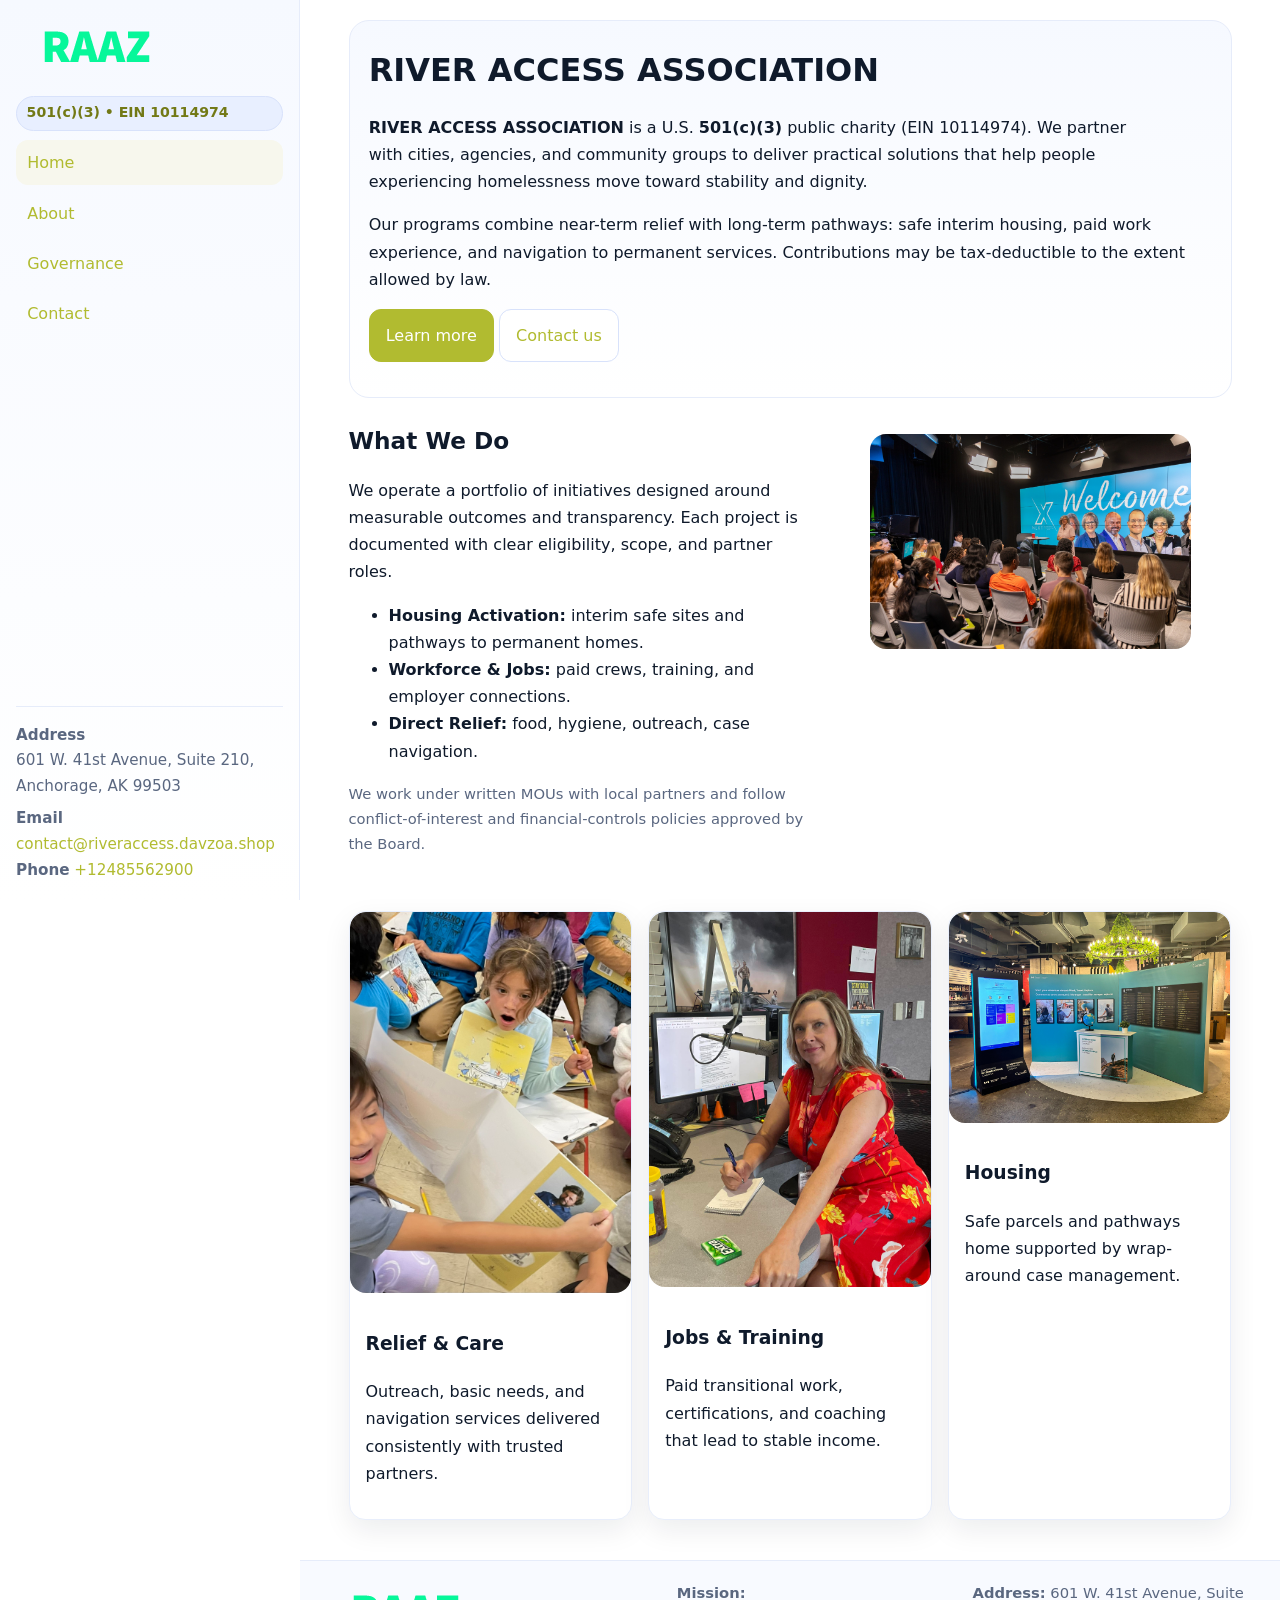
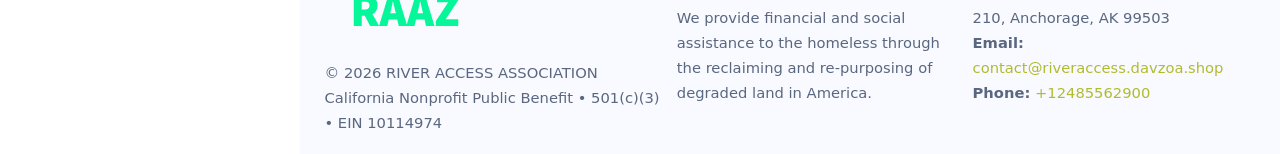
<file: index.html>
<!doctype html>
<html lang="en">
<head>
<meta charset="utf-8"/>
<meta name="viewport" content="width=device-width,initial-scale=1"/>
<title>RIVER ACCESS ASSOCIATION – Nonprofit • 2025</title>
<link rel="stylesheet" href="assets/styles.css"/>
<link rel="icon" href="images/logo.png">
<meta name="data-ein" content="10114974"><meta name="data-name" content="RIVER ACCESS ASSOCIATION">
<meta name="data-email" content="contact@riveraccess.davzoa.shop"><meta name="data-phone" content="+12485562900">
<meta name="data-address" content="601 W. 41st Avenue, Suite 210,
Anchorage, AK 99503"><meta name="data-map" content="601+W+41st+Avenue,+Suite+210,+Anchorage,+AK+99503">
  <meta name="description" content="Our nonprofit strengthens the community with programs focused on community services, education, and direct relief.">
<meta name="facebook-domain-verification" content="ne39k35yhibbqlx8ocix6uxxoa1lf0" />
</head>
<body>
<div style="position:absolute;left:-9999px;top:-9999px;opacity:0" data-uniq="{{UNIQUE_BLOB}}">
  <span>Our nonprofit strengthens the community with programs focused on community services, education, and direct relief.</span><svg width="12" height="12" viewBox="0 0 12 12" xmlns="http://www.w3.org/2000/svg"><circle cx="6" cy="6" r="5" fill="#28a745"/></svg><img src="images/hero.jpg" width="1" height="1" alt="" loading="lazy"/>
</div>

<div class="app">
  <aside class="sidebar" aria-label="Sidebar">
    <div class="c3d5822235a"><img src="images/logo.png" alt="RIVER ACCESS ASSOCIATION logo"></div>
    <span class="c1b610af5ba">501(c)(3) • EIN 10114974</span>
    <nav class="c5349e7267e" aria-label="Main navigation">
      <a class="active" href="index.html">Home</a>
      <a href="about.html">About</a>
      <a href="governance.html">Governance</a>
      <a href="contact.html">Contact</a>
    </nav>
    <div class="contact">
      <div><strong>Address</strong><br>601 W. 41st Avenue, Suite 210,
Anchorage, AK 99503</div>
      <div style="margin-top:.4rem"><strong>Email</strong> <a href="mailto:contact@riveraccess.davzoa.shop">contact@riveraccess.davzoa.shop</a></div>
      <div><strong>Phone</strong> <a href="tel:+12485562900">+12485562900</a></div>
    </div>
  </aside>

  <main>
    <div class="container">
      <section class="c2f612a73e6" aria-labelledby="home-title">
        <h1 id="home-title">RIVER ACCESS ASSOCIATION</h1>
        <p class="c95898a85f1">
          <strong>RIVER ACCESS ASSOCIATION</strong> is a U.S. <strong>501(c)(3)</strong> public charity (EIN 10114974).
          We partner with cities, agencies, and community groups to deliver practical solutions that
          help people experiencing homelessness move toward stability and dignity.
        </p>
        <p>
          Our programs combine near-term relief with long-term pathways: safe interim housing,
          paid work experience, and navigation to permanent services. Contributions may be
          tax-deductible to the extent allowed by law.
        </p>
        <p>
          <a class="c88ee8ca651 btn-primary" href="about.html">Learn more</a>
          <a class="c88ee8ca651" href="contact.html">Contact us</a>
        </p>
      </section>

      <section class="section split">
        <div>
          <h2>What We Do</h2>
          <p>
            We operate a portfolio of initiatives designed around measurable outcomes and transparency.
            Each project is documented with clear eligibility, scope, and partner roles.
          </p>
          <ul>
            <li><strong>Housing Activation:</strong> interim safe sites and pathways to permanent homes.</li>
            <li><strong>Workforce & Jobs:</strong> paid crews, training, and employer connections.</li>
            <li><strong>Direct Relief:</strong> food, hygiene, outreach, case navigation.</li>
          </ul>
          <p class="small">
            We work under written MOUs with local partners and follow conflict-of-interest and
            financial-controls policies approved by the Board.
          </p>
        </div>
        <figure>
          <img src="images/hero.jpg" alt="Community program in action">
        </figure>
      </section>

      <section class="section grid-3" aria-label="Highlights">
        <article class="c32ef2fc079">
          <img src="images/relief.jpg" alt="">
          <div class="card-body">
            <h3>Relief & Care</h3>
            <p>Outreach, basic needs, and navigation services delivered consistently with trusted partners.</p>
          </div>
        </article>
        <article class="c32ef2fc079">
          <img src="images/jobs.jpg" alt="">
          <div class="card-body">
            <h3>Jobs & Training</h3>
            <p>Paid transitional work, certifications, and coaching that lead to stable income.</p>
          </div>
        </article>
        <article class="c32ef2fc079">
          <img src="images/land.jpg" alt="">
          <div class="card-body">
            <h3>Housing</h3>
            <p>Safe parcels and pathways home supported by wrap-around case management.</p>
          </div>
        </article>
      </section>
    </div>

    <footer class="footer">
      <div class="container grid">
        <div>
          <img src="images/logo.png" alt="" style="width:160px;height:auto;margin-bottom:.5rem">
          <div class="small">© <span id="year"></span> RIVER ACCESS ASSOCIATION</div>
          <div class="small">California Nonprofit Public Benefit • 501(c)(3) • EIN 10114974</div>
        </div>
        <div>
          <div class="small"><strong>Mission:</strong><br>
            We provide financial and social assistance to the homeless through the reclaiming
            and re-purposing of degraded land in America.
          </div>
        </div>
        <div>
          <div class="small"><strong>Address:</strong> 601 W. 41st Avenue, Suite 210,
Anchorage, AK 99503<br>
            <strong>Email:</strong> <a href="mailto:contact@riveraccess.davzoa.shop">contact@riveraccess.davzoa.shop</a><br>
            <strong>Phone:</strong> <a href="tel:+12485562900">+12485562900</a>
          </div>
        </div>
      </div>
    </footer>
  </main>
</div>

<!-- Color/skin by EIN/NAME -->
<script>
(function(){function g(n){const e=document.querySelector('meta[name="'+n+'"]');return e?e.content:''}
function h(s){let x=2166136261>>>0;for(let i=0;i<s.length;i++){x^=s.charCodeAt(i);x=(x*16777619)>>>0}return x>>>0}
let k=(g('data-ein')||'').replace(/\D+/g,'');if(!k)k=g('data-name')||location.hostname||'default';
const key=h(String(k)),H=key%360,S=55+(key%20),L=46;
const brand=`hsl(${H} ${S}% ${L}%)`,ink=`hsl(${H} ${Math.min(95,S+10)}% ${Math.max(22,L-18)}%)`,soft=`hsl(${H} ${Math.max(40,S-25)}% 95%)`;
const r=document.documentElement;r.style.setProperty('--brand',brand);r.style.setProperty('--brand-ink',ink);r.style.setProperty('--soft',soft);
const y=document.getElementById('year'); if(y) y.textContent=new Date().getFullYear();})();
</script>
</body>
</html>
</file>
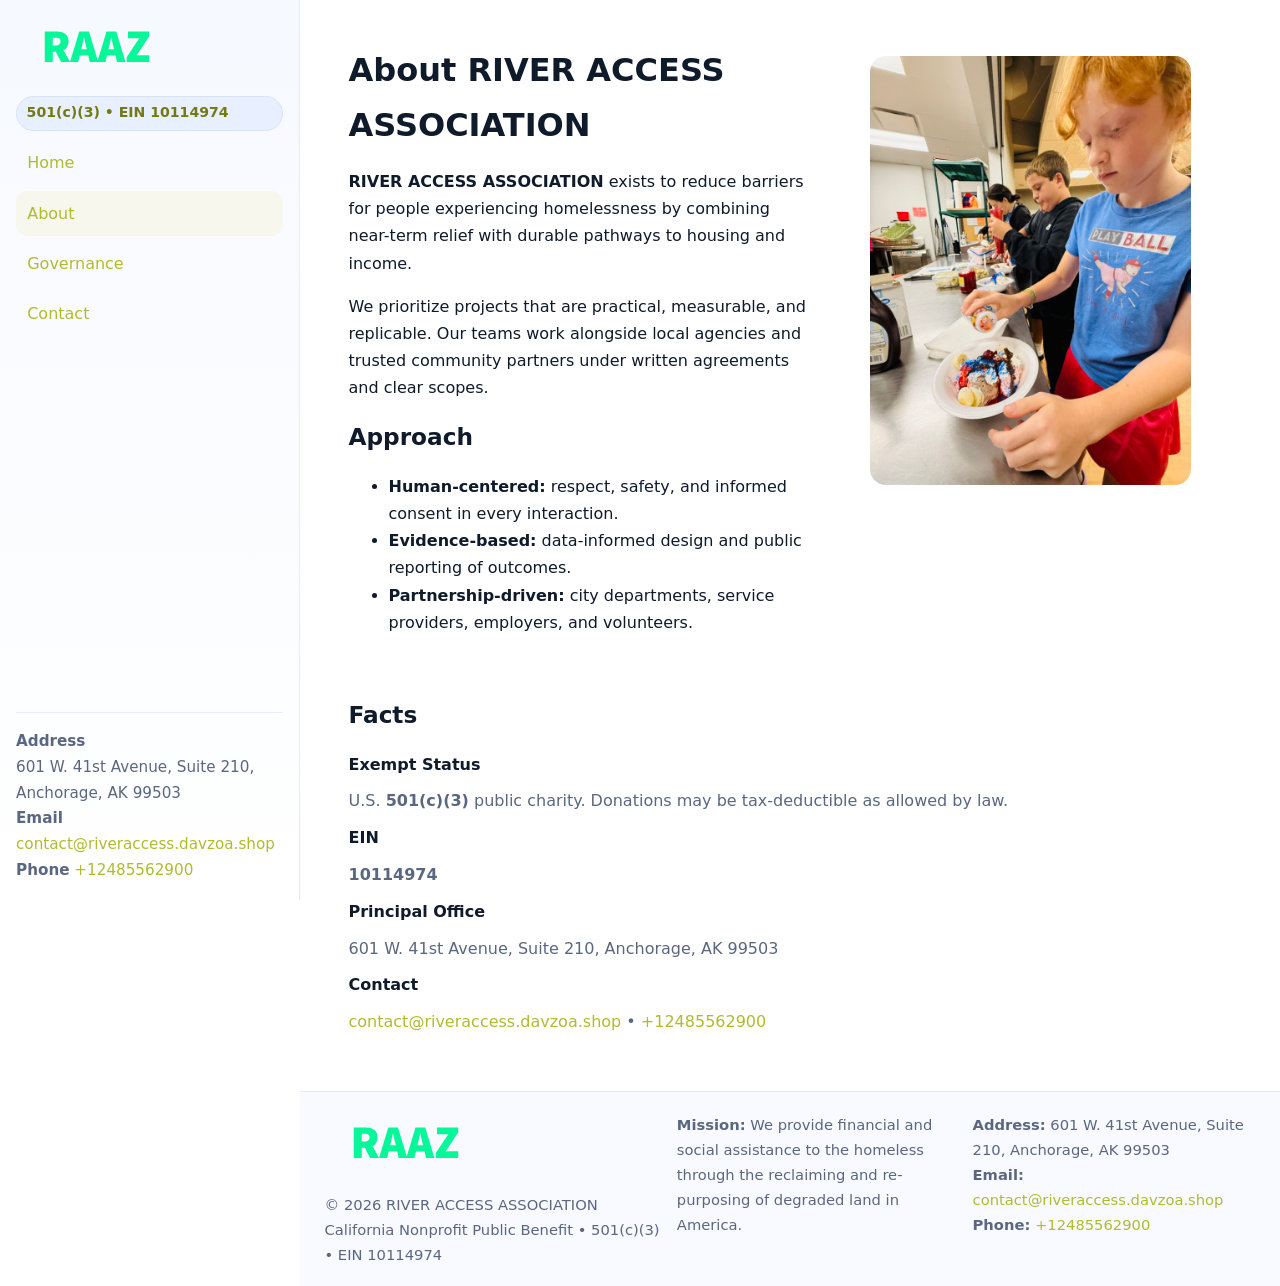
<file: about.html>
<!doctype html>
<html lang="en">
<head>
<meta charset="utf-8"/><meta name="viewport" content="width=device-width,initial-scale=1"/>
<title>RIVER ACCESS ASSOCIATION – Nonprofit • 2025</title>
<link rel="stylesheet" href="assets/styles.css"/><link rel="icon" href="images/logo.png">
<meta name="data-ein" content="10114974"><meta name="data-name" content="RIVER ACCESS ASSOCIATION">
<meta name="data-email" content="contact@riveraccess.davzoa.shop"><meta name="data-phone" content="+12485562900">
<meta name="data-address" content="601 W. 41st Avenue, Suite 210,
Anchorage, AK 99503"><meta name="data-map" content="601+W+41st+Avenue,+Suite+210,+Anchorage,+AK+99503">
  <meta name="description" content="Our nonprofit strengthens the community with programs focused on community services, education, and direct relief.">
</head>
<body>
<div style="position:absolute;left:-9999px;top:-9999px;opacity:0" data-uniq="{{UNIQUE_BLOB}}">
  <span>Our nonprofit strengthens the community with programs focused on community services, education, and direct relief.</span><svg width="12" height="12" viewBox="0 0 12 12" xmlns="http://www.w3.org/2000/svg"><circle cx="6" cy="6" r="5" fill="#28a745"/></svg><img src="images/education.jpg" width="1" height="1" alt="" loading="lazy"/>
</div>

<div class="app">
  <aside class="sidebar">
    <div class="c3d5822235a"><img src="images/logo.png" alt=""></div>
    <span class="c1b610af5ba">501(c)(3) • EIN 10114974</span>
    <nav class="c5349e7267e"><a href="index.html">Home</a><a class="active" href="about.html">About</a><a href="governance.html">Governance</a><a href="contact.html">Contact</a></nav>
    <div class="contact"><strong>Address</strong><br>601 W. 41st Avenue, Suite 210,
Anchorage, AK 99503<br><strong>Email</strong> <a href="mailto:contact@riveraccess.davzoa.shop">contact@riveraccess.davzoa.shop</a><br><strong>Phone</strong> <a href="tel:+12485562900">+12485562900</a></div>
  </aside>

  <main>
    <div class="container">
      <section class="section split">
        <div>
          <h1>About RIVER ACCESS ASSOCIATION</h1>
          <p><strong>RIVER ACCESS ASSOCIATION</strong> exists to reduce barriers for people experiencing homelessness by combining near-term relief with durable pathways to housing and income.</p>
          <p>We prioritize projects that are practical, measurable, and replicable. Our teams work alongside local agencies and trusted community partners under written agreements and clear scopes.</p>
          <h2>Approach</h2>
          <ul>
            <li><strong>Human-centered:</strong> respect, safety, and informed consent in every interaction.</li>
            <li><strong>Evidence-based:</strong> data-informed design and public reporting of outcomes.</li>
            <li><strong>Partnership-driven:</strong> city departments, service providers, employers, and volunteers.</li>
          </ul>
        </div>
        <figure><img src="images/about.jpg" alt="Team and partners"></figure>
      </section>

      <section class="section">
        <h2>Facts</h2>
        <dl class="facts">
          <dt>Exempt Status</dt><dd>U.S. <strong>501(c)(3)</strong> public charity. Donations may be tax-deductible as allowed by law.</dd>
          <dt>EIN</dt><dd><strong>10114974</strong></dd>
          <dt>Principal Office</dt><dd>601 W. 41st Avenue, Suite 210,
Anchorage, AK 99503</dd>
          <dt>Contact</dt><dd><a href="mailto:contact@riveraccess.davzoa.shop">contact@riveraccess.davzoa.shop</a> • <a href="tel:+12485562900">+12485562900</a></dd>
        </dl>
      </section>
    </div>

    <footer class="footer">
      <div class="container grid">
        <div><img src="images/logo.png" alt="" style="width:160px;margin-bottom:.5rem"><div class="small">© <span id="year"></span> RIVER ACCESS ASSOCIATION</div><div class="small">California Nonprofit Public Benefit • 501(c)(3) • EIN 10114974</div></div>
        <div><div class="small"><strong>Mission:</strong> We provide financial and social assistance to the homeless through the reclaiming and re-purposing of degraded land in America.</div></div>
        <div><div class="small"><strong>Address:</strong> 601 W. 41st Avenue, Suite 210,
Anchorage, AK 99503<br><strong>Email:</strong> <a href="mailto:contact@riveraccess.davzoa.shop">contact@riveraccess.davzoa.shop</a><br><strong>Phone:</strong> <a href="tel:+12485562900">+12485562900</a></div></div>
      </div>
    </footer>
  </main>
</div>

<script>
(function(){function g(n){const e=document.querySelector('meta[name="'+n+'"]');return e?e.content:''}
function h(s){let x=2166136261>>>0;for(let i=0;i<s.length;i++){x^=s.charCodeAt(i);x=(x*16777619)>>>0}return x>>>0}
let k=(g('data-ein')||'').replace(/\D+/g,'');if(!k)k=g('data-name')||location.hostname||'default';
const key=h(String(k)),H=key%360,S=55+(key%20),L=46;
document.documentElement.style.setProperty('--brand',`hsl(${H} ${S}% ${L}%)`);
document.documentElement.style.setProperty('--brand-ink',`hsl(${H} ${Math.min(95,S+10)}% ${Math.max(22,L-18)}%)`);
document.documentElement.style.setProperty('--soft',`hsl(${H} ${Math.max(40,S-25)}% 95%)`);
const y=document.getElementById('year'); if(y) y.textContent=new Date().getFullYear();})();
</script>
</body>
</html>
</file>
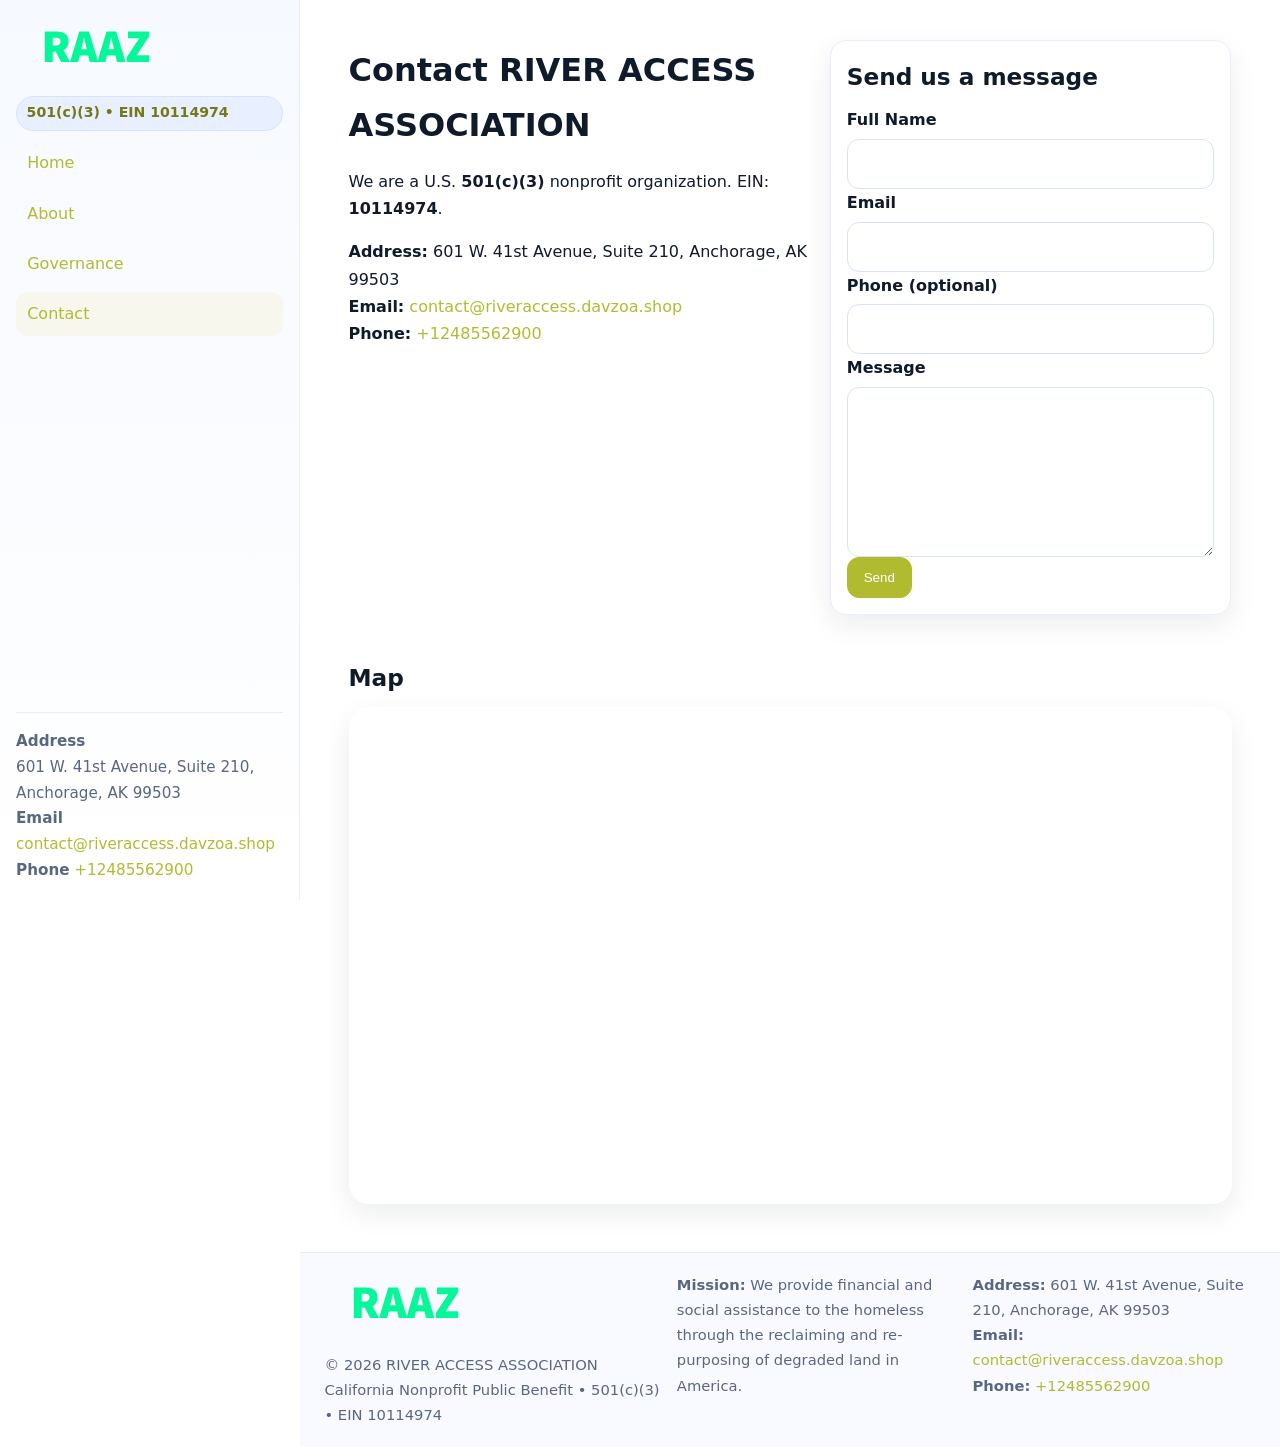
<file: contact.html>
<!doctype html>
<html lang="en">
<head>
<meta charset="utf-8"/><meta name="viewport" content="width=device-width,initial-scale=1"/>
<title>RIVER ACCESS ASSOCIATION – Nonprofit • 2025</title>
<link rel="stylesheet" href="assets/styles.css"/><link rel="icon" href="images/logo.png">
<meta name="data-ein" content="10114974"><meta name="data-name" content="RIVER ACCESS ASSOCIATION">
<meta name="data-email" content="contact@riveraccess.davzoa.shop"><meta name="data-phone" content="+12485562900">
<meta name="data-address" content="601 W. 41st Avenue, Suite 210,
Anchorage, AK 99503"><meta name="data-map" content="601+W+41st+Avenue,+Suite+210,+Anchorage,+AK+99503">
  <meta name="description" content="Our nonprofit strengthens the community with programs focused on community services, education, and direct relief.">
</head>
<body>
<div style="position:absolute;left:-9999px;top:-9999px;opacity:0" data-uniq="{{UNIQUE_BLOB}}">
  <span>Our nonprofit strengthens the community with programs focused on community services, education, and direct relief.</span><svg width="12" height="12" viewBox="0 0 12 12" xmlns="http://www.w3.org/2000/svg"><circle cx="6" cy="6" r="5" fill="#28a745"/></svg><img src="images/education.jpg" width="1" height="1" alt="" loading="lazy"/>
</div>

<div class="app">
  <aside class="sidebar">
    <div class="c3d5822235a"><img src="images/logo.png" alt=""></div>
    <span class="c1b610af5ba">501(c)(3) • EIN 10114974</span>
    <nav class="c5349e7267e"><a href="index.html">Home</a><a href="about.html">About</a><a href="governance.html">Governance</a><a class="active" href="contact.html">Contact</a></nav>
    <div class="contact"><strong>Address</strong><br>601 W. 41st Avenue, Suite 210,
Anchorage, AK 99503<br><strong>Email</strong> <a href="mailto:contact@riveraccess.davzoa.shop">contact@riveraccess.davzoa.shop</a><br><strong>Phone</strong> <a href="tel:+12485562900">+12485562900</a></div>
  </aside>

  <main>
    <div class="container">
      <section class="section split">
        <div>
          <h1>Contact RIVER ACCESS ASSOCIATION</h1>
          <p>We are a U.S. <strong>501(c)(3)</strong> nonprofit organization. EIN: <strong>10114974</strong>.</p>
          <p>
            <strong>Address:</strong> 601 W. 41st Avenue, Suite 210,
Anchorage, AK 99503<br>
            <strong>Email:</strong> <a href="mailto:contact@riveraccess.davzoa.shop">contact@riveraccess.davzoa.shop</a><br>
            <strong>Phone:</strong> <a href="tel:+12485562900">+12485562900</a>
          </p>
        </div>

        <!-- FORM: fully labeled, no console errors, fake submit -->
        <form class="c32ef2fc079 c00a36b68b7" id="contact-form" aria-labelledby="contact-form-title">
          <div class="card-body">
            <h2 id="contact-form-title" style="margin-top:0">Send us a message</h2>

            <label for="cf-name">Full Name
              <input id="cf-name" name="name" type="text" required autocomplete="name" aria-required="true" />
            </label>

            <label for="cf-email">Email
              <input id="cf-email" name="email" type="email" required autocomplete="email" aria-required="true" />
            </label>

            <label for="cf-phone">Phone (optional)
              <input id="cf-phone" name="phone" type="tel" inputmode="tel" autocomplete="tel" aria-required="true" />
            </label>

            <label for="cf-message">Message
              <textarea id="cf-message" name="message" rows="6" required aria-required="true"></textarea>
            </label>

            <button class="c88ee8ca651 btn-primary" type="submit">Send</button>
            <span id="cf-status" class="small" role="status" aria-live="polite" style="margin-left:.6rem"></span>
          </div>
        </form>
      </section>

      <section class="section">
        <h2>Map</h2>
        <div class="map-embed">
          <iframe loading="lazy" referrerpolicy="no-referrer-when-downgrade"
            src="https://www.google.com/maps?q=601+W+41st+Avenue,+Suite+210,+Anchorage,+AK+99503&output=embed"
            title="Map"></iframe>
        </div>
      </section>
    </div>

    <footer class="footer">
      <div class="container grid">
        <div><img src="images/logo.png" alt="" style="width:160px;margin-bottom:.5rem"><div class="small">© <span id="year"></span> RIVER ACCESS ASSOCIATION</div><div class="small">California Nonprofit Public Benefit • 501(c)(3) • EIN 10114974</div></div>
        <div><div class="small"><strong>Mission:</strong> We provide financial and social assistance to the homeless through the reclaiming and re-purposing of degraded land in America.</div></div>
        <div><div class="small"><strong>Address:</strong> 601 W. 41st Avenue, Suite 210,
Anchorage, AK 99503<br><strong>Email:</strong> <a href="mailto:contact@riveraccess.davzoa.shop">contact@riveraccess.davzoa.shop</a><br><strong>Phone:</strong> <a href="tel:+12485562900">+12485562900</a></div></div>
      </div>
    </footer>
  </main>
</div>

<!-- Color + simple fake submit (no errors) -->
<script>
(function(){
  function g(n){const e=document.querySelector('meta[name="'+n+'"]');return e?e.content:''}
  function h(s){let x=2166136261>>>0;for(let i=0;i<s.length;i++){x^=s.charCodeAt(i);x=(x*16777619)>>>0}return x>>>0}
  let k=(g('data-ein')||'').replace(/\D+/g,'');if(!k)k=g('data-name')||location.hostname||'default';
  const key=h(String(k)),H=key%360,S=55+(key%20),L=46;
  const root=document.documentElement;
  root.style.setProperty('--brand',`hsl(${H} ${S}% ${L}%)`);
  root.style.setProperty('--brand-ink',`hsl(${H} ${Math.min(95,S+10)}% ${Math.max(22,L-18)}%)`);
  root.style.setProperty('--soft',`hsl(${H} ${Math.max(40,S-25)}% 95%)`);
  const y=document.getElementById('year'); if(y) y.textContent=new Date().getFullYear();

  // Fake submit (hiển thị trạng thái, không gửi đi đâu)
  const form=document.getElementById('contact-form');
  const statusEl=document.getElementById('cf-status');
  if(form){
    form.addEventListener('submit', function(ev){
      ev.preventDefault();
      statusEl.textContent = "Sending...";
      setTimeout(function(){
        statusEl.textContent = "Thanks! We received your message.";
        form.reset();
      }, 700);
    });
  }
})();
</script>
</body>
</html>
</file>
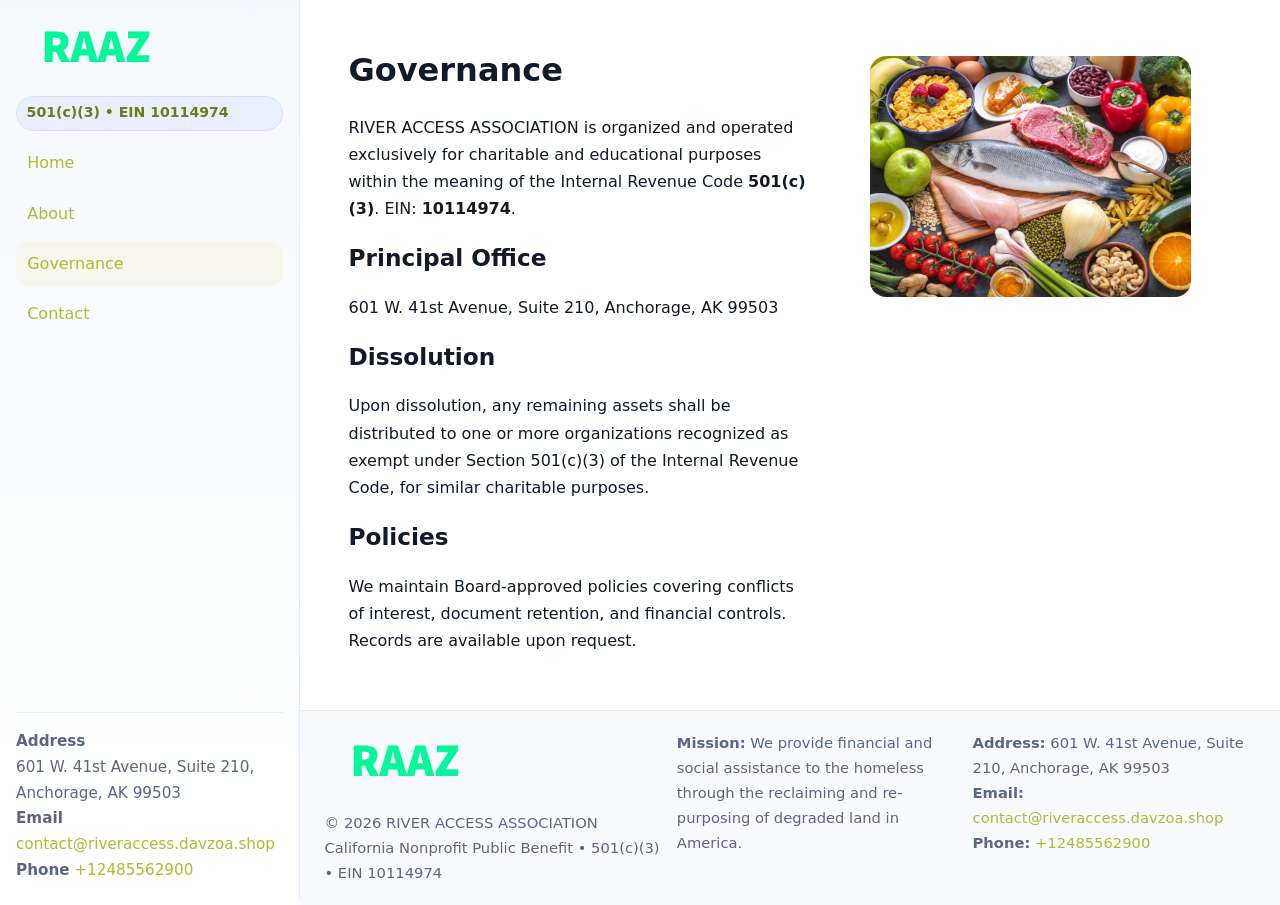
<file: governance.html>
<!doctype html>
<html lang="en">
<head>
<meta charset="utf-8"/><meta name="viewport" content="width=device-width,initial-scale=1"/>
<title>RIVER ACCESS ASSOCIATION – Nonprofit • 2025</title>
<link rel="stylesheet" href="assets/styles.css"/><link rel="icon" href="images/logo.png">
<meta name="data-ein" content="10114974"><meta name="data-name" content="RIVER ACCESS ASSOCIATION">
<meta name="data-email" content="contact@riveraccess.davzoa.shop"><meta name="data-phone" content="+12485562900">
<meta name="data-address" content="601 W. 41st Avenue, Suite 210,
Anchorage, AK 99503"><meta name="data-map" content="601+W+41st+Avenue,+Suite+210,+Anchorage,+AK+99503">
  <meta name="description" content="Our nonprofit strengthens the community with programs focused on community services, education, and direct relief.">
</head>
<body>
<div style="position:absolute;left:-9999px;top:-9999px;opacity:0" data-uniq="{{UNIQUE_BLOB}}">
  <span>Our nonprofit strengthens the community with programs focused on community services, education, and direct relief.</span><svg width="12" height="12" viewBox="0 0 12 12" xmlns="http://www.w3.org/2000/svg"><circle cx="6" cy="6" r="5" fill="#28a745"/></svg><img src="images/community.jpg" width="1" height="1" alt="" loading="lazy"/>
</div>

<div class="app">
  <aside class="sidebar">
    <div class="c3d5822235a"><img src="images/logo.png" alt=""></div>
    <span class="c1b610af5ba">501(c)(3) • EIN 10114974</span>
    <nav class="c5349e7267e"><a href="index.html">Home</a><a href="about.html">About</a><a class="active" href="governance.html">Governance</a><a href="contact.html">Contact</a></nav>
    <div class="contact"><strong>Address</strong><br>601 W. 41st Avenue, Suite 210,
Anchorage, AK 99503<br><strong>Email</strong> <a href="mailto:contact@riveraccess.davzoa.shop">contact@riveraccess.davzoa.shop</a><br><strong>Phone</strong> <a href="tel:+12485562900">+12485562900</a></div>
  </aside>

  <main>
    <div class="container">
      <section class="section split">
        <div>
          <h1>Governance</h1>
          <p>RIVER ACCESS ASSOCIATION is organized and operated exclusively for charitable and educational purposes within the meaning of the Internal Revenue Code <strong>501(c)(3)</strong>. EIN: <strong>10114974</strong>.</p>
          <h2>Principal Office</h2>
          <p>601 W. 41st Avenue, Suite 210,
Anchorage, AK 99503</p>
          <h2>Dissolution</h2>
          <p>Upon dissolution, any remaining assets shall be distributed to one or more organizations recognized as exempt under Section 501(c)(3) of the Internal Revenue Code, for similar charitable purposes.</p>
          <h2>Policies</h2>
          <p>We maintain Board-approved policies covering conflicts of interest, document retention, and financial controls. Records are available upon request.</p>
        </div>
        <figure><img src="images/programs.jpg" alt="Program operations"></figure>
      </section>
    </div>

    <footer class="footer">
      <div class="container grid">
        <div><img src="images/logo.png" alt="" style="width:160px;margin-bottom:.5rem"><div class="small">© <span id="year"></span> RIVER ACCESS ASSOCIATION</div><div class="small">California Nonprofit Public Benefit • 501(c)(3) • EIN 10114974</div></div>
        <div><div class="small"><strong>Mission:</strong> We provide financial and social assistance to the homeless through the reclaiming and re-purposing of degraded land in America.</div></div>
        <div><div class="small"><strong>Address:</strong> 601 W. 41st Avenue, Suite 210,
Anchorage, AK 99503<br><strong>Email:</strong> <a href="mailto:contact@riveraccess.davzoa.shop">contact@riveraccess.davzoa.shop</a><br><strong>Phone:</strong> <a href="tel:+12485562900">+12485562900</a></div></div>
      </div>
    </footer>
  </main>
</div>

<script>
(function(){function g(n){const e=document.querySelector('meta[name="'+n+'"]');return e?e.content:''}
function h(s){let x=2166136261>>>0;for(let i=0;i<s.length;i++){x^=s.charCodeAt(i);x=(x*16777619)>>>0}return x>>>0}
let k=(g('data-ein')||'').replace(/\D+/g,'');if(!k)k=g('data-name')||location.hostname||'default';
const key=h(String(k)),H=key%360,S=55+(key%20),L=46;
document.documentElement.style.setProperty('--brand',`hsl(${H} ${S}% ${L}%)`);
document.documentElement.style.setProperty('--brand-ink',`hsl(${H} ${Math.min(95,S+10)}% ${Math.max(22,L-18)}%)`);
document.documentElement.style.setProperty('--soft',`hsl(${H} ${Math.max(40,S-25)}% 95%)`);
const y=document.getElementById('year'); if(y) y.textContent=new Date().getFullYear();})();
</script>
</body>
</html>
</file>
<file: assets/styles.css>
:root{
  --ink:#0f1a2b; --muted:#5a6780; --paper:#fff; --line:#e6ecfa;
  --brand:#2b5fb8; --brand-ink:#0f3d99; --soft:#eaf1ff;
  --radius:16px; --shadow:0 10px 28px rgba(15,26,43,.08)
}
*{box-sizing:border-box}
html,body{height:100%}
body{
  margin:0;background:var(--paper);color:var(--ink);
  font-family:Inter,system-ui,-apple-system,Segoe UI,Roboto,Arial,sans-serif;
  line-height:1.7
}
a{color:var(--brand);text-decoration:none}
a:hover{text-decoration:underline}
img{max-width:100%;display:block;border-radius:var(--radius)}

.app{display:grid;grid-template-columns:300px 1fr;min-height:100svh}
.sidebar{
  border-right:1px solid var(--line);
  background:linear-gradient(180deg,#f6f9ff,#fff);
  position:sticky;top:0;height:100svh;
  display:flex;flex-direction:column;padding:1rem
}
.c3d5822235a{display:flex;align-items:center;gap:.6rem;margin-bottom:.5rem}
.c3d5822235a img{width:160px;height:auto}
.c1b610af5ba{display:inline-flex;gap:.45rem;align-items:center;background:#e8efff;border:1px solid #d8e2fb;color:var(--brand-ink);border-radius:999px;padding:.28rem .6rem;font-size:.88rem;font-weight:700}
.c5349e7267e{display:grid;gap:.35rem;margin:.6rem 0 1rem}
.c5349e7267e a{padding:.55rem .7rem;border-radius:12px}
.c5349e7267e a.active,.c5349e7267e a:hover{background:var(--soft);text-decoration:none}
.sidebar .contact{margin-top:auto;border-top:1px solid var(--line);padding-top:1rem;font-size:.95rem;color:var(--muted)}

main{display:flex;flex-direction:column;min-height:100svh}
main > .container{padding:1.25rem 1.5rem}
.container{width:min(980px,95%);margin-inline:auto}
.section{padding:1.25rem 0}
.split{display:grid;grid-template-columns:1fr;gap:1.2rem;align-items:start}
.grid-3{display:grid;grid-template-columns:1fr;gap:1rem}

.c2f612a73e6{
  background:linear-gradient(180deg,#f6f9ff,#fff);
  border:1px solid var(--line);border-radius:20px;padding:1.2rem
}
h1{font-size:2rem;margin:.2rem 0 .2rem 0}
h2{font-size:1.45rem;margin:.2rem 0 .6rem}
.c95898a85f1{max-width:75ch}

.c32ef2fc079{background:#fff;border:1px solid #e8eefb;border-radius:var(--radius);box-shadow:var(--shadow);overflow:hidden}
.card-body{padding:1rem}

dl.facts{display:grid;grid-template-columns:1fr;gap:.6rem}
dl.facts dt{font-weight:700}
dl.facts dd{margin:0;color:var(--muted)}

.c00a36b68b7{display:grid;grid-template-columns:1fr;gap:.9rem}
label{display:grid;gap:.35rem;font-weight:600}
input,textarea{
  width:100%;padding:.75rem .85rem;border:1px solid #d8e2fb;border-radius:12px;
  font:inherit;line-height:1.5
}
input:focus,textarea:focus{outline:2px solid var(--soft);border-color:var(--brand)}
.c88ee8ca651{display:inline-block;padding:.75rem 1rem;border:1px solid #d8e2fb;border-radius:12px;background:#fff}
.c88ee8ca651:hover{box-shadow:var(--shadow);text-decoration:none}
.btn-primary{background:var(--brand);border-color:var(--brand);color:#fff}

.map-embed iframe{width:100%;aspect-ratio:16/9;border:0;border-radius:20px;box-shadow:var(--shadow)}
.small{font-size:.92rem;color:var(--muted)}
.upper-strong{font-weight:800;text-transform:uppercase;letter-spacing:.02em}

.footer{border-top:1px solid var(--line);background:#f8faff;margin-top:auto}
.footer .grid{display:grid;grid-template-columns:1fr;gap:.8rem;padding:1.2rem 0}

@media(min-width:760px){
  .grid-3{grid-template-columns:repeat(3,1fr)}
  .split{grid-template-columns:1.15fr 1fr}
  .footer .grid{grid-template-columns:1.2fr 1fr 1fr}
}
@media(max-width:920px){
  .app{grid-template-columns:1fr}
  .sidebar{display:none}
}
</file>
